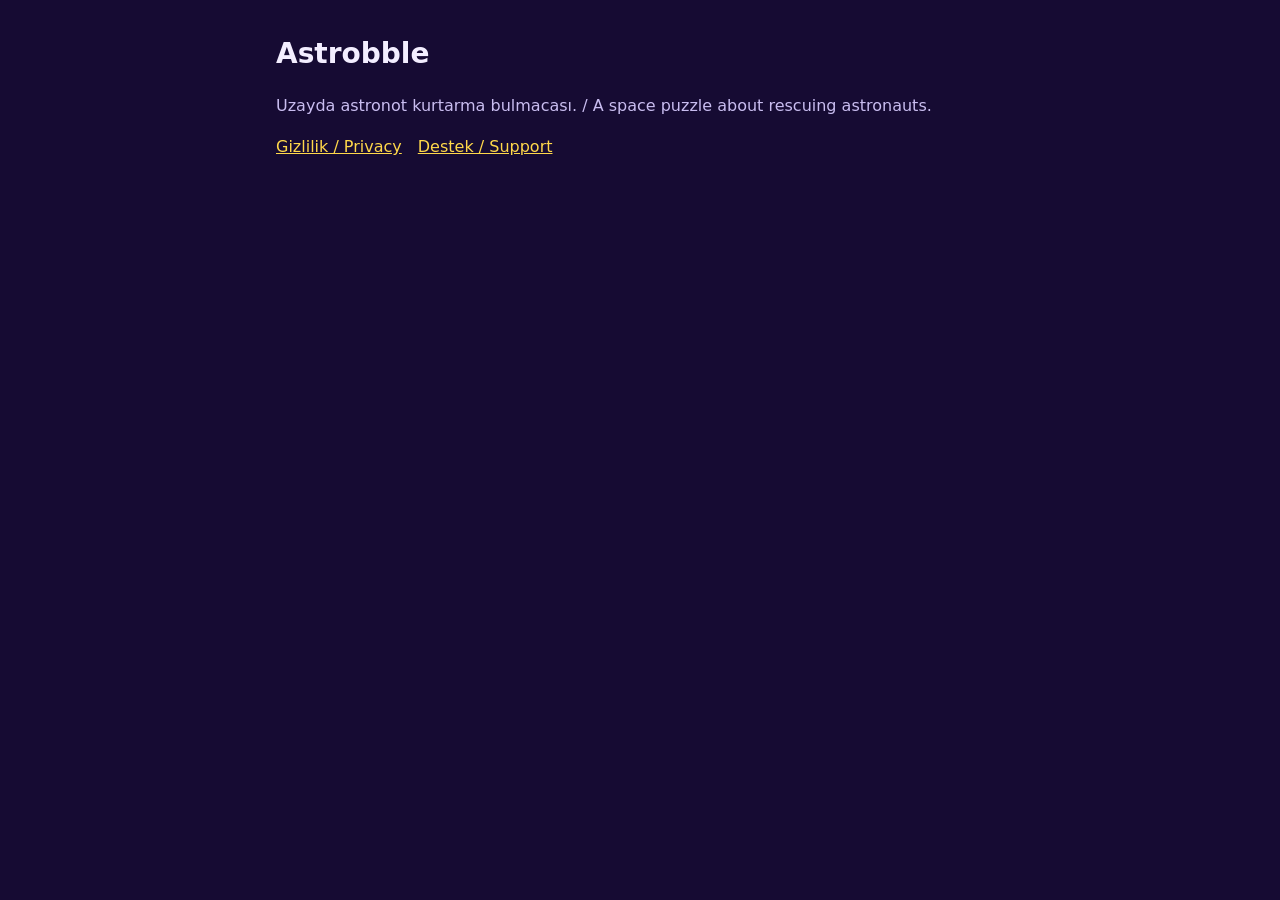
<file: index.html>
<!doctype html><html lang="tr"><head><meta charset="utf-8"><meta name="viewport" content="width=device-width,initial-scale=1"><title>Astrobble</title><link rel="stylesheet" href="style.css"></head>
<body><main><h1>Astrobble</h1><p>Uzayda astronot kurtarma bulmacası. / A space puzzle about rescuing astronauts.</p>
<nav><a href="privacy.html">Gizlilik / Privacy</a><a href="support.html">Destek / Support</a></nav></main></body></html>
</file>
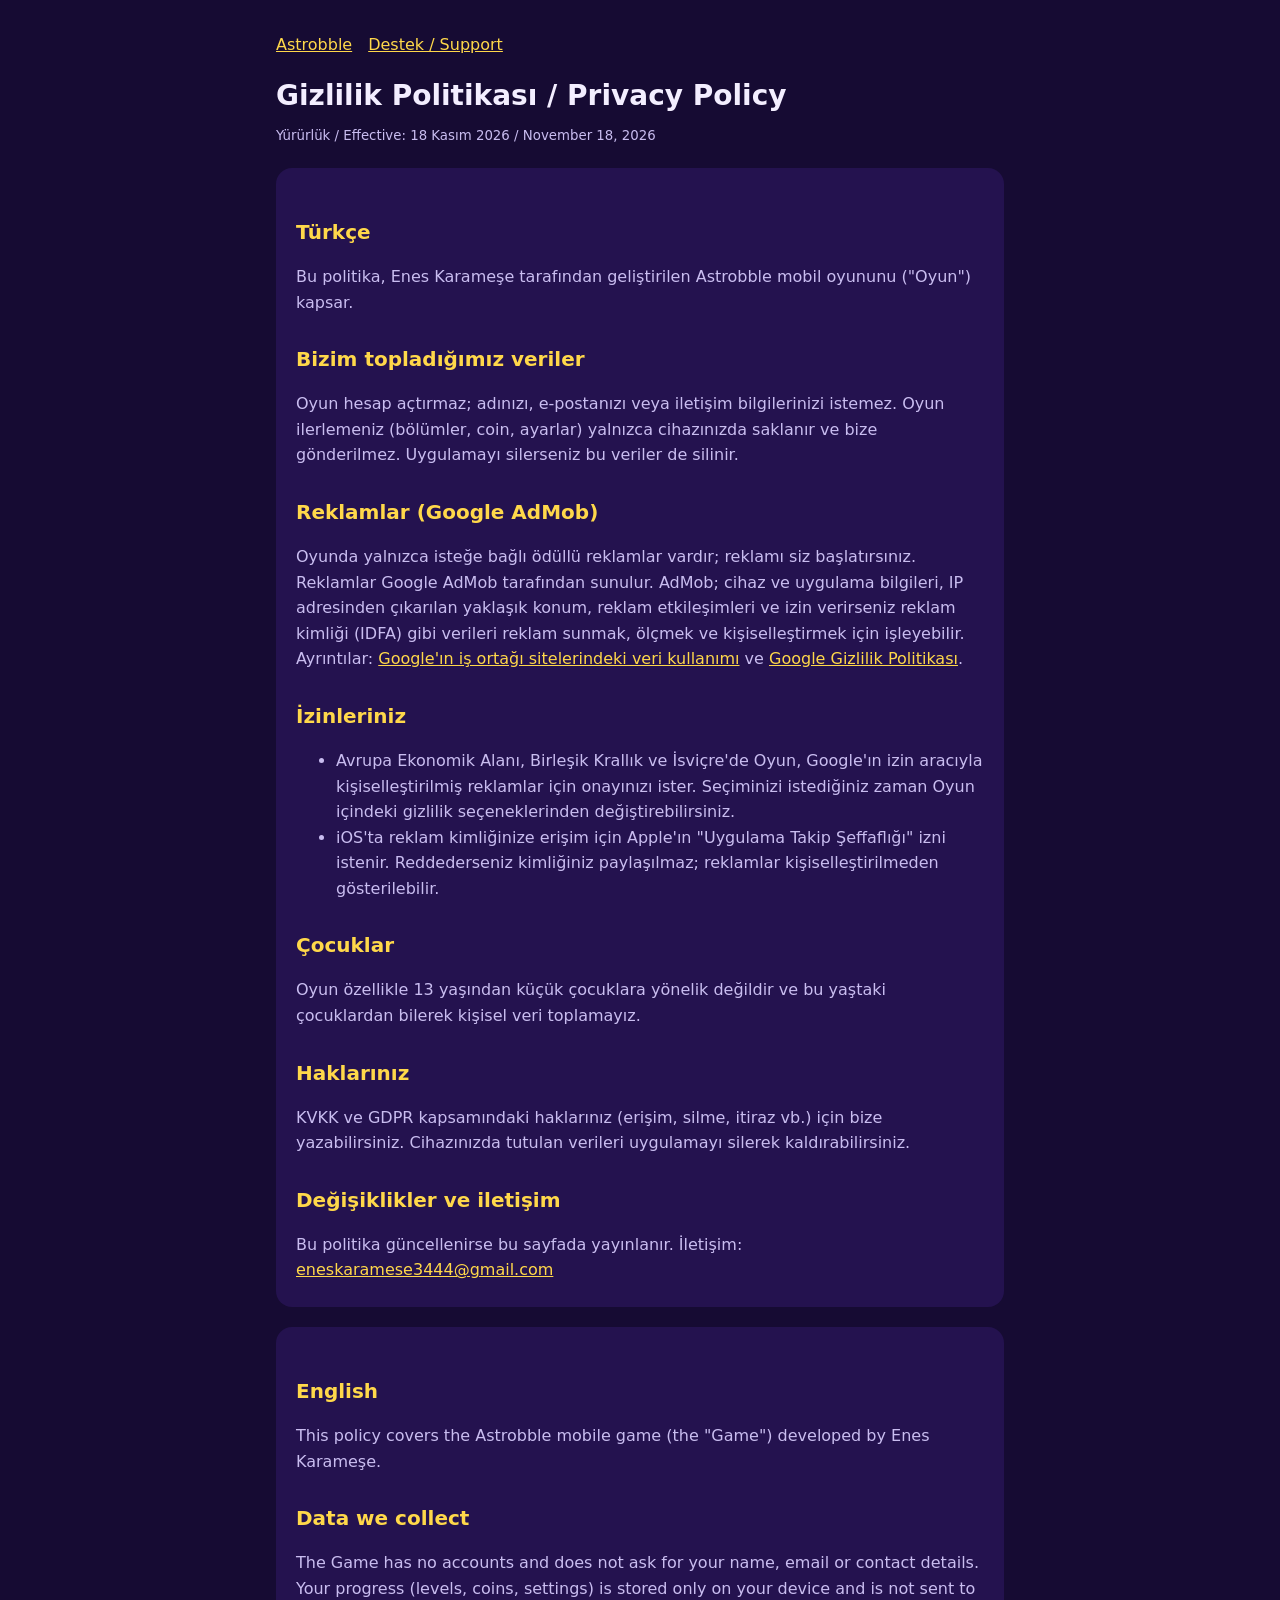
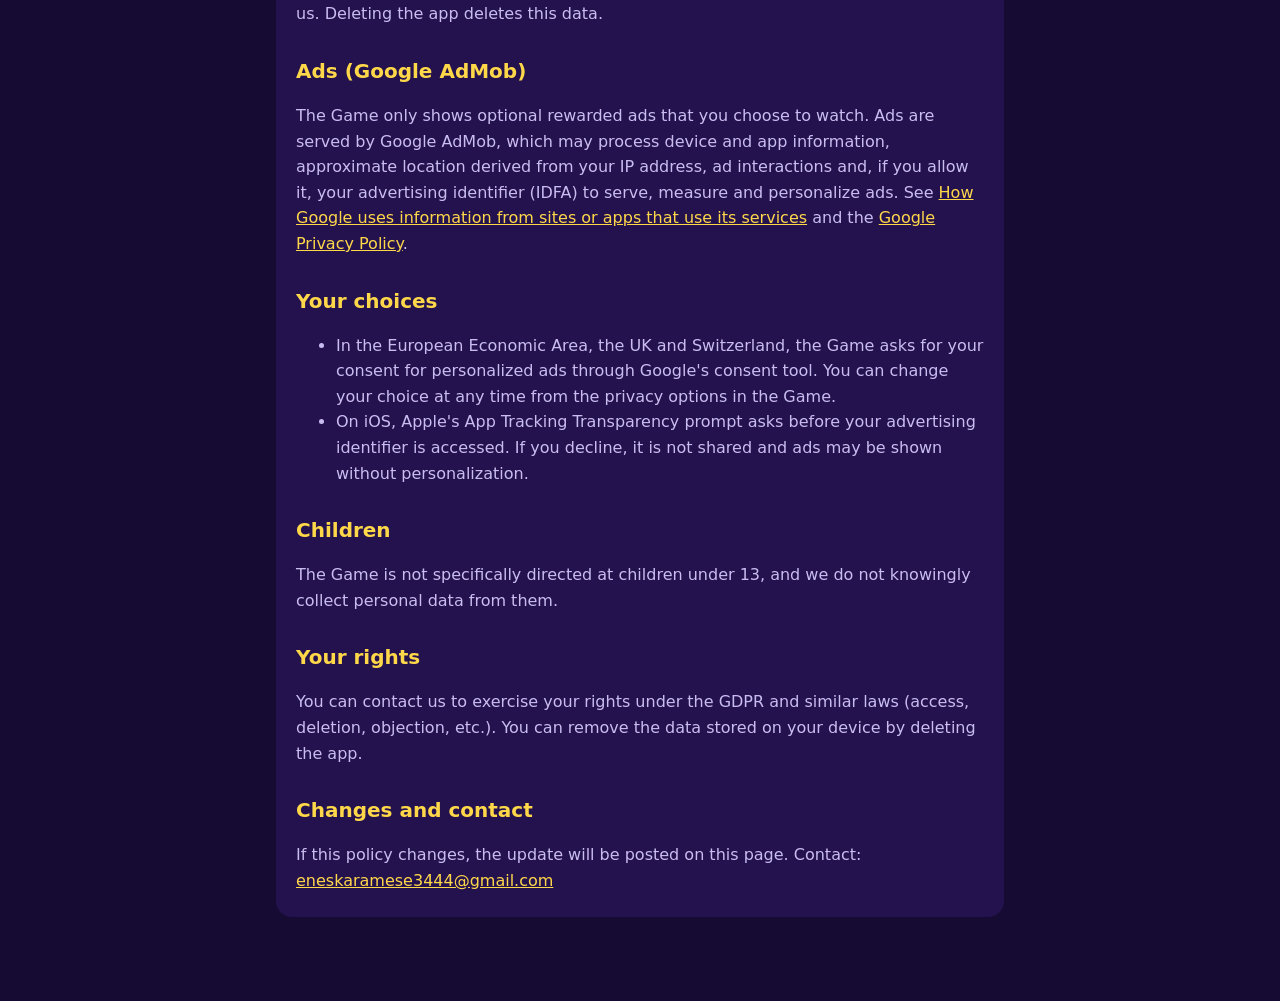
<file: privacy.html>
<!doctype html><html lang="tr"><head><meta charset="utf-8"><meta name="viewport" content="width=device-width,initial-scale=1"><title>Astrobble Gizlilik Politikası</title><link rel="stylesheet" href="style.css"></head>
<body><main><nav><a href="index.html">Astrobble</a><a href="support.html">Destek / Support</a></nav>
<h1>Gizlilik Politikası / Privacy Policy</h1><small>Yürürlük / Effective: 18 Kasım 2026 / November 18, 2026</small>

<div class="card"><h2>Türkçe</h2>
<p>Bu politika, Enes Karameşe tarafından geliştirilen Astrobble mobil oyununu ("Oyun") kapsar.</p>
<h2>Bizim topladığımız veriler</h2>
<p>Oyun hesap açtırmaz; adınızı, e-postanızı veya iletişim bilgilerinizi istemez. Oyun ilerlemeniz (bölümler, coin, ayarlar) yalnızca cihazınızda saklanır ve bize gönderilmez. Uygulamayı silerseniz bu veriler de silinir.</p>
<h2>Reklamlar (Google AdMob)</h2>
<p>Oyunda yalnızca isteğe bağlı ödüllü reklamlar vardır; reklamı siz başlatırsınız. Reklamlar Google AdMob tarafından sunulur. AdMob; cihaz ve uygulama bilgileri, IP adresinden çıkarılan yaklaşık konum, reklam etkileşimleri ve izin verirseniz reklam kimliği (IDFA) gibi verileri reklam sunmak, ölçmek ve kişiselleştirmek için işleyebilir. Ayrıntılar: <a href="https://policies.google.com/technologies/partner-sites">Google'ın iş ortağı sitelerindeki veri kullanımı</a> ve <a href="https://policies.google.com/privacy">Google Gizlilik Politikası</a>.</p>
<h2>İzinleriniz</h2>
<ul><li>Avrupa Ekonomik Alanı, Birleşik Krallık ve İsviçre'de Oyun, Google'ın izin aracıyla kişiselleştirilmiş reklamlar için onayınızı ister. Seçiminizi istediğiniz zaman Oyun içindeki gizlilik seçeneklerinden değiştirebilirsiniz.</li>
<li>iOS'ta reklam kimliğinize erişim için Apple'ın "Uygulama Takip Şeffaflığı" izni istenir. Reddederseniz kimliğiniz paylaşılmaz; reklamlar kişiselleştirilmeden gösterilebilir.</li></ul>
<h2>Çocuklar</h2><p>Oyun özellikle 13 yaşından küçük çocuklara yönelik değildir ve bu yaştaki çocuklardan bilerek kişisel veri toplamayız.</p>
<h2>Haklarınız</h2><p>KVKK ve GDPR kapsamındaki haklarınız (erişim, silme, itiraz vb.) için bize yazabilirsiniz. Cihazınızda tutulan verileri uygulamayı silerek kaldırabilirsiniz.</p>
<h2>Değişiklikler ve iletişim</h2><p>Bu politika güncellenirse bu sayfada yayınlanır. İletişim: <a href="mailto:eneskaramese3444@gmail.com">eneskaramese3444@gmail.com</a></p></div>

<div class="card"><h2>English</h2>
<p>This policy covers the Astrobble mobile game (the "Game") developed by Enes Karameşe.</p>
<h2>Data we collect</h2>
<p>The Game has no accounts and does not ask for your name, email or contact details. Your progress (levels, coins, settings) is stored only on your device and is not sent to us. Deleting the app deletes this data.</p>
<h2>Ads (Google AdMob)</h2>
<p>The Game only shows optional rewarded ads that you choose to watch. Ads are served by Google AdMob, which may process device and app information, approximate location derived from your IP address, ad interactions and, if you allow it, your advertising identifier (IDFA) to serve, measure and personalize ads. See <a href="https://policies.google.com/technologies/partner-sites">How Google uses information from sites or apps that use its services</a> and the <a href="https://policies.google.com/privacy">Google Privacy Policy</a>.</p>
<h2>Your choices</h2>
<ul><li>In the European Economic Area, the UK and Switzerland, the Game asks for your consent for personalized ads through Google's consent tool. You can change your choice at any time from the privacy options in the Game.</li>
<li>On iOS, Apple's App Tracking Transparency prompt asks before your advertising identifier is accessed. If you decline, it is not shared and ads may be shown without personalization.</li></ul>
<h2>Children</h2><p>The Game is not specifically directed at children under 13, and we do not knowingly collect personal data from them.</p>
<h2>Your rights</h2><p>You can contact us to exercise your rights under the GDPR and similar laws (access, deletion, objection, etc.). You can remove the data stored on your device by deleting the app.</p>
<h2>Changes and contact</h2><p>If this policy changes, the update will be posted on this page. Contact: <a href="mailto:eneskaramese3444@gmail.com">eneskaramese3444@gmail.com</a></p></div>
</main></body></html>
</file>
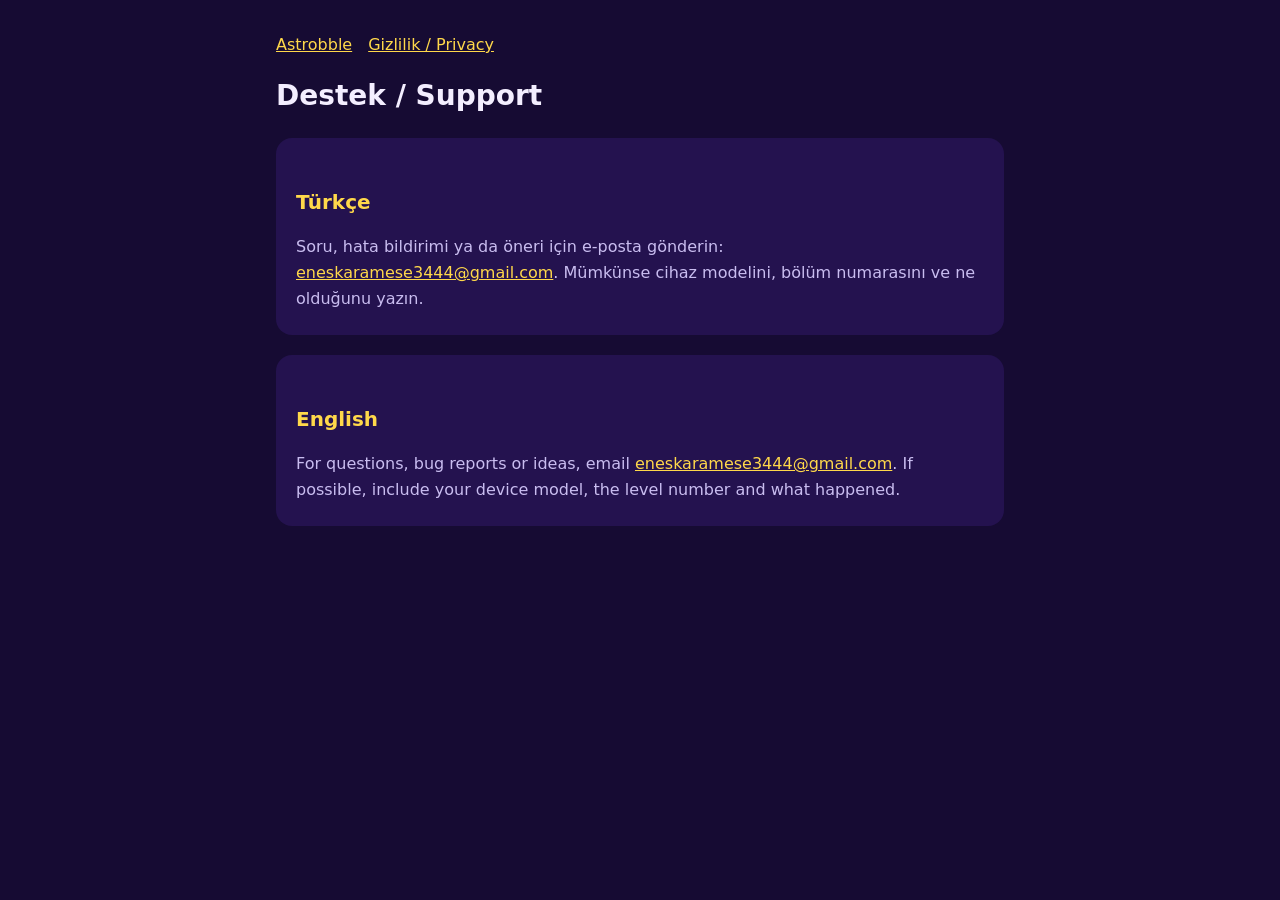
<file: support.html>
<!doctype html><html lang="tr"><head><meta charset="utf-8"><meta name="viewport" content="width=device-width,initial-scale=1"><title>Astrobble Destek</title><link rel="stylesheet" href="style.css"></head>
<body><main><nav><a href="index.html">Astrobble</a><a href="privacy.html">Gizlilik / Privacy</a></nav>
<h1>Destek / Support</h1>
<div class="card"><h2>Türkçe</h2><p>Soru, hata bildirimi ya da öneri için e-posta gönderin: <a href="mailto:eneskaramese3444@gmail.com">eneskaramese3444@gmail.com</a>. Mümkünse cihaz modelini, bölüm numarasını ve ne olduğunu yazın.</p></div>
<div class="card"><h2>English</h2><p>For questions, bug reports or ideas, email <a href="mailto:eneskaramese3444@gmail.com">eneskaramese3444@gmail.com</a>. If possible, include your device model, the level number and what happened.</p></div>
</main></body></html>
</file>
<file: style.css>
:root{--bg:#160b33;--card:#24124f;--fg:#f3eeff;--mut:#c9bdf0;--acc:#ffd84a}
*{box-sizing:border-box}body{margin:0;background:var(--bg);color:var(--fg);font:16px/1.6 -apple-system,system-ui,Segoe UI,Roboto,sans-serif}
main{max-width:760px;margin:0 auto;padding:32px 16px 64px}h1{font-size:28px;margin:0 0 4px}h2{font-size:20px;margin:28px 0 8px;color:var(--acc)}
.card{background:var(--card);border-radius:16px;padding:20px 20px 8px;margin:20px 0}p,li{color:var(--mut)}a{color:var(--acc)}small{color:var(--mut)}
nav{display:flex;gap:16px;margin-bottom:16px}
</file>
